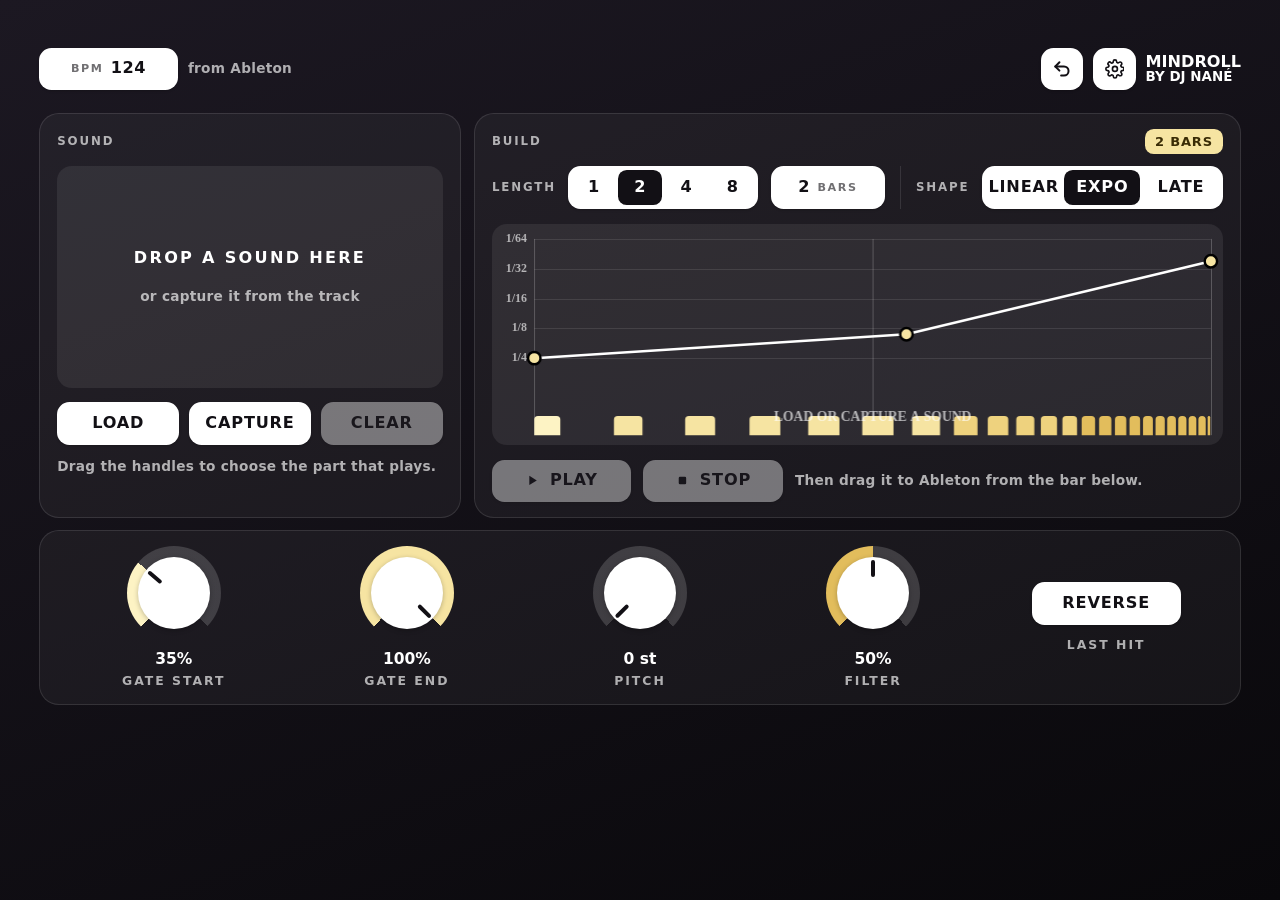
<file: ui/src.html>
<!DOCTYPE html>
<html lang="en">
<head>
<meta charset="utf-8">
<meta name="viewport" content="width=device-width,initial-scale=1">
<title>MINDROLL &#183; Dj Nan&#233;</title>
<style>
/*@@NUNITO@@*/
:root{--bg1:#1c1822;--bg2:#09080b;--pan:rgba(255,255,255,.045);--panb:rgba(255,255,255,.11);--w:#fff;--mu:rgba(255,255,255,.66);
 --btn:#fff;--btnt:#121015;--btnh:#e9e7ed;--on:#121015;--ont:#fff;--onb:rgba(255,255,255,.55);--cell:rgba(255,255,255,.075);
 --track:rgba(255,255,255,.16);--arc:#fff;--grid:rgba(255,255,255,.10);--grid2:rgba(255,255,255,.22);
 --h0:#fdf3c4;--h1:#f6e4a2;--h2:#eed27e;--h3:#e2bd5c;--wave:#f1d98a}
html.light{--bg1:#f6f5f8;--bg2:#e3e1e8;--pan:rgba(255,255,255,.72);--panb:rgba(18,16,21,.1);--w:#121015;--mu:rgba(18,16,21,.6);
 --btn:#121015;--btnt:#fff;--btnh:#2c2833;--on:#fff;--ont:#121015;--onb:rgba(18,16,21,.5);--cell:rgba(18,16,21,.07);
 --track:rgba(18,16,21,.14);--arc:#121015;--grid:rgba(18,16,21,.09);--grid2:rgba(18,16,21,.2);
 --h0:#ecd88f;--h1:#e3c66e;--h2:#d6b255;--h3:#c49b3c;--wave:#c9a645}
*{box-sizing:border-box}
html,body{height:100%}
body{margin:0;background:linear-gradient(160deg,var(--bg1),var(--bg2));background-attachment:fixed;color:var(--w);font:13px/1.4 Nunito,-apple-system,BlinkMacSystemFont,system-ui,sans-serif;overflow:hidden;user-select:none;-webkit-user-select:none}
.stage{position:absolute;left:19px;top:19px;right:19px;bottom:19px;overflow:hidden;z-index:1}
.wrap{width:1000px;padding:14px 16px 8px;display:flex;flex-direction:column}
button{font:inherit;font-weight:800;color:var(--btnt);background:var(--btn);border:0;border-radius:10px;padding:0 12px;height:34px;cursor:pointer;box-shadow:0 1px 2px rgba(0,0,0,.18);transition:transform .14s ease,box-shadow .14s ease,background .14s ease;letter-spacing:.05em;white-space:nowrap}
button:hover{transform:translateY(-1px) scale(1.03);background:var(--btnh);color:var(--btnt)}
button:active{transform:none}
button:disabled{opacity:.4;cursor:default;transform:none}
button svg{width:15px;height:15px;display:block}
.tg.on,.tg.on:hover{background:var(--on);color:var(--ont);box-shadow:inset 0 0 0 1.5px var(--onb)}
header{position:relative;display:flex;align-items:center;justify-content:space-between;margin-bottom:10px;height:52px}
.hl,.hr{display:flex;align-items:center;gap:8px;min-width:0}
.logo{line-height:1;pointer-events:none}
.logo b{display:block;font-weight:900}
.logo small{display:block;font-weight:700}
.ico{width:34px;padding:0;display:flex;align-items:center;justify-content:center}
.ico svg{width:16px;height:16px}
.val{width:112px;height:34px;border-radius:10px;background:var(--btn);color:var(--btnt);display:flex;align-items:center;justify-content:center;font-weight:900;box-shadow:0 1px 2px rgba(0,0,0,.18);font-variant-numeric:tabular-nums;letter-spacing:.03em;touch-action:none;flex:none}
.val.drag{cursor:ns-resize}
.val small{font-size:9px;letter-spacing:.14em;margin-right:6px;opacity:.6;font-weight:900}
.val.lenv{width:92px;cursor:ns-resize}.val.lenv small{margin:0 0 0 6px}
.hint{font-size:11px;color:var(--mu);font-weight:700;letter-spacing:.02em}
/* paneles */
.main{display:flex;gap:10px;margin-bottom:10px}
.panel{background:var(--pan);border:1px solid var(--panb);border-radius:16px;padding:12px 14px}
.ptitle{font-size:9.5px;letter-spacing:.16em;color:var(--mu);text-transform:uppercase;font-weight:800;margin-bottom:10px;display:flex;gap:8px;align-items:center;white-space:nowrap;height:20px}
.sp{flex:1}
.chip{display:inline-flex;align-items:center;height:20px;padding:0 8px;border-radius:7px;font-size:10.5px;font-weight:900;letter-spacing:.06em;color:#3a2c06;background:var(--h1);text-transform:none;max-width:210px;overflow:hidden;text-overflow:ellipsis}
.lbl{font-size:9.5px;letter-spacing:.16em;color:var(--mu);font-weight:800}
/* source */
.srcp{width:340px;flex:none;display:flex;flex-direction:column}
.wave{position:relative;height:178px;border-radius:12px;background:var(--cell);overflow:hidden}
.wave canvas{position:absolute;inset:0;width:100%;height:100%;touch-action:none}
.wave canvas.ew{cursor:ew-resize}.wave canvas.mv{cursor:grab}
.empty{position:absolute;inset:0;display:flex;flex-direction:column;align-items:center;justify-content:center;gap:4px;text-align:center;pointer-events:none}
.empty b{font-weight:900;font-size:13px;letter-spacing:.14em}
.wave.over{box-shadow:inset 0 0 0 2px var(--h2)}
.btns3{display:grid;grid-template-columns:repeat(3,1fr);gap:8px;margin-top:12px}
.btns3 button{width:100%}
.cap.wait,.cap.rec{background:var(--on)!important;color:var(--ont)!important}
.cap.wait{animation:blink .5s ease-in-out infinite alternate}
.cap.rec{box-shadow:inset 0 0 0 2px #e7a1a1!important}
@keyframes blink{from{opacity:1}to{opacity:.55}}
.srcp .hint{margin-top:10px;min-height:16px}
/* build */
.bldp{flex:1;min-width:0;display:flex;flex-direction:column}
.row{display:flex;align-items:center;gap:10px}
.seg{display:inline-flex;background:var(--btn);border-radius:10px;overflow:hidden;box-shadow:0 1px 2px rgba(0,0,0,.18);height:34px;padding:3px;gap:2px}
.seg button{border-radius:7px;box-shadow:none!important;height:28px;padding:0;background:transparent;color:var(--btnt);width:38px}
.seg button:hover{transform:none;background:var(--btnh);color:var(--btnt)}
.seg button.on,.seg button.on:hover{background:var(--on);color:var(--ont)}
.seg.wide button{width:66px}
.vsep{width:1px;align-self:stretch;background:var(--panb);margin:0 2px}
.lane{position:relative;height:178px;border-radius:12px;background:var(--cell);margin-top:12px;overflow:hidden}
.lane canvas{position:absolute;inset:0;width:100%;height:100%;cursor:crosshair;touch-action:none}
.lane canvas.grab{cursor:grab}.lane canvas.grabbing{cursor:grabbing}
.bldp .row.end{margin-top:12px}
.tr{width:112px;display:flex;align-items:center;justify-content:center;gap:8px}
.tr svg{width:12px;height:12px}
.tr.on,.tr.on:hover{background:var(--on)!important;color:var(--ont)!important}
/* knobs */
.knp .knobs{display:flex;align-items:center;justify-content:space-around}
.kn{display:flex;flex-direction:column;align-items:center;width:120px}
.dial{--p:.5;--a:0deg;width:76px;height:76px;border-radius:50%;position:relative;cursor:ns-resize;touch-action:none;transition:transform .14s ease;
 background:conic-gradient(from -135deg,var(--acc) calc(var(--p)*270deg),var(--track) calc(var(--p)*270deg) 270deg,transparent 270deg)}
.dial:hover{transform:scale(1.05)}
.dial::after{content:"";position:absolute;inset:9px;border-radius:50%;background:#fff;box-shadow:0 1px 4px rgba(0,0,0,.25)}
.dial .ind{position:absolute;left:50%;top:11px;width:3px;height:14px;margin-left:-1.5px;background:#121015;z-index:2;transform-origin:1.5px 27px;transform:rotate(var(--a));border-radius:2px}
.kv{font-size:12.5px;margin-top:7px;font-weight:900;font-variant-numeric:tabular-nums}
.kl{font-size:10px;color:var(--mu);letter-spacing:.16em;font-weight:900;margin-top:1px;white-space:nowrap}
.revb{width:120px}
/* toast / settings / tips */
#toast{position:fixed;left:50%;bottom:28px;transform:translateX(-50%);background:#fff;color:#121015;font-weight:800;padding:10px 16px;border-radius:12px;box-shadow:0 10px 30px rgba(0,0,0,.3);opacity:0;transition:opacity .25s;pointer-events:none;max-width:90vw;text-align:center;z-index:9500}
#toast.show{opacity:1}
.modal{position:fixed;inset:0;background:rgba(0,0,0,.45);display:none;align-items:center;justify-content:center;z-index:9400}
.modal.show{display:flex}
.card{background:#fff;color:#121015;border-radius:18px;width:500px;padding:20px 22px;box-shadow:0 20px 50px rgba(0,0,0,.35);animation:pop .18s ease;max-height:92vh;overflow:auto}
@keyframes pop{from{transform:scale(.95);opacity:0}to{transform:none;opacity:1}}
.card h2{margin:0 0 14px;font-size:16px;font-weight:900;display:flex;align-items:center;letter-spacing:.04em}
.card h3{margin:0 0 8px;font-size:10px;letter-spacing:.16em;color:#55505e;font-weight:900}
.card .close{margin-left:auto;width:30px;height:30px;padding:0;background:#efeef1;color:#121015;display:flex;align-items:center;justify-content:center}
.seti{display:flex;align-items:center;gap:12px;margin-bottom:16px}
.card .seg{background:#efeef1}
.card .seg button{color:#121015;width:96px}
.card .seg button:hover{background:#e2e0e6;color:#121015}
.card .seg button.on,.card .seg button.on:hover{background:#121015;color:#fff}
.info{background:#f4f3f5;border-radius:12px;padding:12px 14px;line-height:1.7;font-weight:700;font-size:12px;margin-bottom:16px}
.info span{color:#55505e;font-weight:600}
.tip{position:fixed;z-index:9600;pointer-events:none;background:#fff;color:#121015;font-size:11px;font-weight:700;padding:5px 9px;border-radius:8px;box-shadow:0 4px 14px rgba(0,0,0,.35);max-width:250px;opacity:0;transition:opacity .12s ease;white-space:normal;line-height:1.3}
.tip.show{opacity:1}

/*@@SKIN@@*/
/* MINDROLL: la barra de arrastre (nativa) va debajo, dentro del mismo marco */
body::after{border-bottom:0}
.seg button,.card .close,.card .seg{box-shadow:none!important}
</style>
</head>
<body>
<div class="stage" id="stage"><div class="wrap" id="wrap">
<header>
 <div class="hl">
  <div class="val" id="bpmv" data-tip="Tempo of the build. It follows Ableton; in the standalone app drag it up and down"><small>BPM</small><span id="bpmt">124</span></div>
  <span class="hint" id="bpmh">from Ableton</span>
 </div>
 <div class="hr">
  <button class="ico" id="undo" data-tip="Undo (Cmd+Z)"><svg viewBox="0 0 24 24" fill="none" stroke="currentColor" stroke-width="2.4" stroke-linecap="round" stroke-linejoin="round"><path d="M9 14L4 9l5-5"/><path d="M4 9h10.5a5.5 5.5 0 0 1 0 11H11"/></svg></button>
  <button class="ico" id="gear" data-tip="Settings"><svg viewBox="0 0 24 24" fill="none" stroke="currentColor" stroke-width="2" stroke-linecap="round" stroke-linejoin="round"><circle cx="12" cy="12" r="3"/><path d="M19.4 15a1.65 1.65 0 0 0 .33 1.82l.06.06a2 2 0 1 1-2.83 2.83l-.06-.06a1.65 1.65 0 0 0-1.82-.33 1.65 1.65 0 0 0-1 1.51V21a2 2 0 1 1-4 0v-.09A1.65 1.65 0 0 0 9 19.4a1.65 1.65 0 0 0-1.82.33l-.06.06a2 2 0 1 1-2.83-2.83l.06-.06A1.65 1.65 0 0 0 4.68 15a1.65 1.65 0 0 0-1.51-1H3a2 2 0 1 1 0-4h.09A1.65 1.65 0 0 0 4.6 9a1.65 1.65 0 0 0-.33-1.82l-.06-.06a2 2 0 1 1 2.83-2.83l.06.06A1.65 1.65 0 0 0 9 4.68a1.65 1.65 0 0 0 1-1.51V3a2 2 0 1 1 4 0v.09a1.65 1.65 0 0 0 1 1.51 1.65 1.65 0 0 0 1.82-.33l.06-.06a2 2 0 1 1 2.83 2.83l-.06.06A1.65 1.65 0 0 0 19.4 9a1.65 1.65 0 0 0 1.51 1H21a2 2 0 1 1 0 4h-.09a1.65 1.65 0 0 0-1.51 1z"/></svg></button>
  <div class="logo"><b>MINDROLL</b><small>BY DJ NAN&#201;</small></div>
 </div>
</header>

<div class="main">
 <div class="panel srcp">
  <div class="ptitle">Sound<div class="sp"></div><span class="chip" id="sname" style="display:none"></span></div>
  <div class="wave" id="wave" data-tip="Your sound. Drag the two handles to choose the part that plays (closer = shorter), drag in the middle to move it, double-click to use it all. Drop a file here"><canvas id="wcv"></canvas>
   <div class="empty" id="empty"><b>DROP A SOUND HERE</b><span class="hint">or capture it from the track</span></div></div>
  <div class="btns3">
   <button id="load" data-tip="Load a sound: a one-shot, a vocal, anything">LOAD</button>
   <button class="cap" id="cap" data-tip="CAPTURE: grabs a sound from the track the plugin is on. Press it, play the song and it records the next beat">CAPTURE</button>
   <button id="clear" data-tip="Remove the sound">CLEAR</button>
  </div>
  <div class="hint" id="shint">Drag the handles to choose the part that plays.</div>
 </div>
 <div class="panel bldp">
  <div class="ptitle">Build<div class="sp"></div><span class="chip" id="binfo">2 BARS</span></div>
  <div class="row">
   <span class="lbl">LENGTH</span><div class="seg" id="bars"></div><div class="val lenv" id="lenv" data-tip="Any length from 1 to 32 bars: drag up and down or use the wheel. Double-click = 2"><span id="lent">2</span><small>BARS</small></div>
   <div class="vsep"></div>
   <span class="lbl">SHAPE</span><div class="seg wide" id="shape"></div>
  </div>
  <div class="lane" id="lane" data-tip="The line is the speed of the roll: drag the points, click the line to add one, double-click a point to remove it. The blocks below are the hits"><canvas id="lcv"></canvas></div>
  <div class="row end">
   <button class="tr" id="play" data-tip="PLAY / PAUSE the build on this track"><svg viewBox="0 0 24 24" fill="currentColor"><path d="M7 4.5v15l12-7.5z"/></svg><span>PLAY</span></button>
   <button class="tr" id="stop" data-tip="STOP: back to the start"><svg viewBox="0 0 24 24" fill="currentColor"><rect x="6" y="6" width="12" height="12" rx="2"/></svg><span>STOP</span></button>
   <span class="hint" id="phint">Then drag it to Ableton from the bar below.</span>
  </div>
 </div>
</div>

<div class="panel knp">
 <div class="knobs" id="knobs"></div>
</div>
</div></div>

<div id="modal" class="modal"><div class="card">
 <h2>Settings<button class="close" id="mclose"><svg viewBox="0 0 24 24" fill="none" stroke="currentColor" stroke-width="2.5" stroke-linecap="round" width="14" height="14"><path d="M6 6l12 12M18 6L6 18"/></svg></button></h2>
 <h3>APPEARANCE</h3>
 <div class="seti"><div class="seg" id="theme"></div></div>
 <h3>HOW TO USE</h3>
 <div class="info"><b>1. Put it on a track</b><br><span>Usually the vocal. The track goes through untouched.</span><br>
  <b>2. Get the sound</b><br><span>Drop a one-shot or a vocal slice, or press CAPTURE and play the song: it records the next beat of the track. Drag the two handles on the waveform to choose the part that plays.</span><br>
  <b>3. Draw the speed</b><br><span>The line sets how fast the slice repeats, from 1/2 up to 1/64. It is not locked to the grid: the roll drifts off the beat as it speeds up. Drag the points, click the line to add one, double-click to remove it. LINEAR, EXPO and LATE are starting shapes.</span><br>
  <b>4. Shape the sound</b><br><span>LENGTH from 1 to 32 bars. GATE START and END set how much of the slice plays on each hit. PITCH and FILTER rise to the drop. REVERSE turns the last hit around.</span><br>
  <b>5. Listen and drag</b><br><span>PLAY / PAUSE (or the space bar) and STOP. Drag the bar at the bottom into Ableton and put the clip right before the drop.</span></div>
 <h3>INFO</h3>
 <div class="info">MINDROLL<br><span>Series</span> Mind Series<br><span>Version</span> <b id="ver"></b><br><span>Created by</span> Dj Nan&#233;</div>
</div></div>
<div id="toast"></div>
<div class="tip" id="tip"></div>

<script>
"use strict";
const VERSION='0.3.0';
const BARS=[1,2,4,8];
// Formas de partida de la línea (mismas que en el plugin): [x 0..1, y 0..1]. y: 0 = 1/2 ... 1 = 1/64
const SHAPES=[['LINEAR',[[0,.2],[1,.8]],'Steady acceleration from 1/4 to 1/32'],
 ['EXPO',[[0,.2],[.55,.36],[1,.85]],'Slow at first, faster and faster'],
 ['LATE',[[0,.2],[.7,.24],[.9,.55],[1,.85]],'Holds 1/4 almost all the way, rolls at the very end']];
const RATES=[[.2,'1/4'],[.4,'1/8'],[.6,'1/16'],[.8,'1/32'],[1,'1/64']];
const J=()=>window.__JUCE__&&window.__JUCE__.backend;
const PLUGIN=!!J();
function emit(ev,obj){try{if(J())J().emitEvent(ev,obj||{})}catch(e){}}
function on(ev,fn){try{if(J())J().addEventListener(ev,fn)}catch(e){}}
const $=q=>document.querySelector(q);
function el(t,c,h){const e=document.createElement(t);if(c)e.className=c;if(h!=null)e.innerHTML=h;return e}
const clamp=(v,a,b)=>Math.max(a,Math.min(b,v));
let toastT=null;function toast(m){const t=$('#toast');t.textContent=m;t.classList.add('show');clearTimeout(toastT);toastT=setTimeout(()=>t.classList.remove('show'),2600)}

// ================= estado (el plugin manda; aquí hay una copia) =================
const P={len:2,sstart:0,send:1,gate0:.35,gate1:1,pitch:0,filter:.5,reverse:0,sbpm:124};
let LINE=SHAPES[1][1].map(p=>p.slice());
let SRC={loaded:false}, PLAN={total:8,hits:[]}, settings={theme:'dark',standalone:false};
let cap=0, play=0, pos=0, bpm=124, dragging=null, lineDrag=false, Z=1;

function set(id,v){P[id]=v;emit('moSet',{id,v});if(!PLUGIN&&id!=='sstart'&&id!=='send')demoPlan()}
function gesture(id,begin){emit('moGesture',{id,begin})}
function setG(id,v){gesture(id,true);set(id,v);gesture(id,false)}
function sendLine(){emit('moLine',{pts:LINE.map(p=>[+p[0].toFixed(4),+p[1].toFixed(4)])});if(!PLUGIN)demoPlan()}

// ================= deshacer =================
const undoS=[],redoS=[];
function snap(){return JSON.stringify({P,L:LINE})}
function pushUndo(){const s=snap();if(undoS[undoS.length-1]!==s){undoS.push(s);if(undoS.length>100)undoS.shift()}redoS.length=0}
function restore(s){const o=JSON.parse(s);for(const k in o.P)if(o.P[k]!==P[k])setG(k,o.P[k]);if(JSON.stringify(o.L)!==JSON.stringify(LINE)){LINE=o.L;sendLine()}paint()}
function undo(){if(!undoS.length){toast('Nothing to undo');return}redoS.push(snap());restore(undoS.pop())}
function redo(){if(!redoS.length)return;undoS.push(snap());restore(redoS.pop())}
$('#undo').onclick=undo;
document.addEventListener('keydown',e=>{if((e.metaKey||e.ctrlKey)&&e.key.toLowerCase()==='z'){e.preventDefault();e.shiftKey?redo():undo();return}
 if((e.code==='Space'||e.key===' ')&&!e.repeat&&!e.metaKey&&!e.ctrlKey&&!e.altKey){e.preventDefault();if(SRC.loaded)$('#play').click()}});
// que un botón pulsado no se quede con el foco (si no, el espacio lo volvería a pulsar)
document.addEventListener('mouseup',()=>{const a=document.activeElement;if(a&&a.tagName==='BUTTON')a.blur()});

// ================= arrastres =================
function dragVal(elm,id,opt){
 let down=false,y0=0,v0=0;
 elm.addEventListener('pointerdown',e=>{if(opt.ok&&!opt.ok())return;down=true;y0=e.clientY;v0=P[id];elm.setPointerCapture(e.pointerId);pushUndo();gesture(id,true);dragging=id});
 elm.addEventListener('pointermove',e=>{if(!down)return;const d=(y0-e.clientY)/(opt.px*Z*(e.shiftKey?4:1));const v=opt.snap(clamp(v0+d*(opt.max-opt.min),opt.min,opt.max));if(v!==P[id]){set(id,v);paint()}});
 const up=()=>{if(!down)return;down=false;dragging=null;gesture(id,false)};
 elm.addEventListener('pointerup',up);elm.addEventListener('pointercancel',up);
 elm.addEventListener('dblclick',()=>{if(opt.ok&&!opt.ok())return;pushUndo();setG(id,opt.def);paint()});
 elm.addEventListener('wheel',e=>{if(opt.ok&&!opt.ok())return;e.preventDefault();pushUndo();const v=opt.snap(clamp(P[id]+(e.deltaY<0?opt.wheel:-opt.wheel),opt.min,opt.max));setG(id,v);paint()},{passive:false});
}
const r2=v=>Math.round(v*100)/100;
dragVal($('#lenv'),'len',{min:1,max:32,px:260,def:2,snap:v=>Math.round(v),wheel:1});
dragVal($('#bpmv'),'sbpm',{min:60,max:200,px:400,def:124,snap:v=>Math.round(v),wheel:1,ok:()=>settings.standalone});

// ================= knobs =================
const pct=v=>Math.round(v*100)+'%';
const KN=[
 {id:'gate0',l:'GATE START',min:.05,max:1,def:.35,snap:r2,wheel:.05,fmt:pct,acc:'var(--h0)',tip:'How much of the slice plays on each hit at the start. Short = choppy'},
 {id:'gate1',l:'GATE END',min:.05,max:1,def:1,snap:r2,wheel:.05,fmt:pct,acc:'var(--h1)',tip:'How much plays on each hit right before the drop. The slice grows from START to END'},
 {id:'pitch',l:'PITCH',min:0,max:12,def:0,snap:Math.round,wheel:1,fmt:v=>(v>0?'+':'')+v+' st',acc:'var(--h2)',tip:'How far the vocal climbs by the drop, in semitones. It rises mostly at the end'},
 {id:'filter',l:'FILTER',min:0,max:1,def:.5,snap:r2,wheel:.05,fmt:pct,acc:'var(--h3)',tip:'Low pass that opens up to the drop. 0 % = no filter, 100 % = starts very dark'}];
const kns=[];
KN.forEach(k=>{
 const w=el('div','kn'),dial=el('div','dial','<div class="ind"></div>'),kv=el('div','kv'),kl=el('div','kl',k.l);
 dial.id='k_'+k.id;dial.style.setProperty('--acc',k.acc);dial.dataset.tip=k.tip+'. Double-click to reset';w.append(dial,kv,kl);$('#knobs').appendChild(w);
 dragVal(dial,k.id,{min:k.min,max:k.max,px:160,def:k.def,snap:k.snap,wheel:k.wheel});
 kns.push({k,dial,kv});
});
const rw=el('div','kn');const rb=el('button','tg revb','REVERSE');rb.id='rev';rb.dataset.tip='REVERSE: the last hit plays backwards and swells into the drop';
rw.append(rb,el('div','kl','LAST HIT'));rw.lastChild.style.marginTop='9px';$('#knobs').appendChild(rw);
rb.onclick=()=>{pushUndo();setG('reverse',P.reverse?0:1);paint()};

// ================= segmentos =================
function seg(sel,items,get,setf){const c=$(sel);c.innerHTML='';items.forEach(([v,l,tip])=>{const b=el('button',get()===v?'on':'',l);if(tip)b.dataset.tip=tip;b.onclick=()=>setf(v);c.appendChild(b)})}
function shapeIdx(){const s=JSON.stringify(LINE.map(p=>[+p[0].toFixed(3),+p[1].toFixed(3)]));return SHAPES.findIndex(x=>JSON.stringify(x[1])===s)}

// ================= vocal y transporte =================
$('#load').onclick=()=>{emit('moBrowse');if(!PLUGIN)demoSource()};
$('#cap').onclick=()=>{emit('moCapture');if(!PLUGIN){cap=cap?0:1;paintCap()}};
$('#play').onclick=()=>{emit('moPlay');if(!PLUGIN){play=play===1?2:1;paintPlay()}};
$('#stop').onclick=()=>{emit('moStop');if(!PLUGIN){play=0;pos=0;paintPlay();paintLane()}};
$('#clear').onclick=()=>{emit('moClear');if(!PLUGIN){SRC={loaded:false};paintSource();paint()}};
const wv=$('#wave');
['dragenter','dragover'].forEach(t=>document.addEventListener(t,e=>{e.preventDefault();wv.classList.add('over')}));
['dragleave','drop'].forEach(t=>document.addEventListener(t,e=>{e.preventDefault();if(t==='drop'||e.target===document.documentElement)wv.classList.remove('over')}));
document.addEventListener('drop',e=>{wv.classList.remove('over');const f=e.dataTransfer&&e.dataTransfer.files&&e.dataTransfer.files[0];if(!f)return;
 if(f.size>40*1024*1024){toast('That file is too big');return}
 const rd=new FileReader();rd.onload=()=>{const s=String(rd.result);emit('moLoad',{name:f.name,data:s.slice(s.indexOf(',')+1)});if(!PLUGIN)demoSource(f.name)};rd.readAsDataURL(f)});

// ================= dibujo nítido: el lienzo va a la resolución real de la pantalla =================
function canvas(cv){const w=cv.clientWidth,h=cv.clientHeight,k=Z*(window.devicePixelRatio||1);
 const W=Math.max(1,Math.round(w*k)),H=Math.max(1,Math.round(h*k));if(cv.width!==W||cv.height!==H){cv.width=W;cv.height=H}
 const c=cv.getContext('2d');c.setTransform(1,0,0,1,0,0);c.clearRect(0,0,W,H);c.setTransform(k,0,0,k,0,0);return {c,w,h,px:1/k}}
const css=n=>getComputedStyle(document.documentElement).getPropertyValue(n).trim();
const snapPx=(v,px)=>Math.round(v/px)*px;

function paintSource(){
 $('#empty').style.display=SRC.loaded?'none':'flex';
 const n=$('#sname');n.style.display=SRC.loaded?'inline-flex':'none';n.textContent=SRC.loaded?SRC.name:'';
 $('#clear').disabled=!SRC.loaded;
 const {c,w,h,px}=canvas($('#wcv'));if(!SRC.loaded||!SRC.wave)return;
 const W=SRC.wave,mid=h/2,X0=8,WW=w-16,bw=WW/W.length,a=Math.min(P.sstart,P.send),b=Math.max(P.sstart,P.send);
 const use=clamp(PLAN.use==null?1:PLAN.use,0,1),ue=a+(b-a)*use;
 // fuera del trozo elegido: apagado
 c.fillStyle=css('--grid');c.fillRect(X0,6,WW*a,h-12);c.fillRect(X0+WW*b,6,WW*(1-b),h-12);
 c.fillStyle=css('--wave');
 for(let i=0;i<W.length;i++){const f=(i+.5)/W.length,x=X0+i*bw,amp=Math.max(px,W[i]*(h*.4));
  c.globalAlpha=f<a||f>b?.18:f<=ue?1:.45;c.fillRect(snapPx(x,px),snapPx(mid-amp,px),Math.max(px,snapPx(bw*.6,px)),snapPx(amp*2,px))}
 c.globalAlpha=1;
 // tiradores
 [a,b].forEach((v,i)=>{const x=snapPx(X0+WW*v,px),hx=i?x-12:x;c.fillStyle=css('--w');c.fillRect(x-1,6,2,h-12);
  c.beginPath();c.moveTo(hx+4,6);c.lineTo(hx+8,6);c.quadraticCurveTo(hx+12,6,hx+12,10);c.lineTo(hx+12,18);c.quadraticCurveTo(hx+12,22,hx+8,22);c.lineTo(hx+4,22);c.quadraticCurveTo(hx,22,hx,18);c.lineTo(hx,10);c.quadraticCurveTo(hx,6,hx+4,6);
  c.fillStyle=css('--h1');c.fill();c.lineWidth=1.5;c.strokeStyle='#000';c.stroke()});
}
// tiradores de la onda: elegir a mano qué parte del sonido suena
(function(){const cv=$('#wcv');let mode=null,x0=0,a0=0,b0=0;
 const pos=e=>{const r=cv.getBoundingClientRect();return clamp(((e.clientX-r.left)/r.width*cv.clientWidth-8)/(cv.clientWidth-16),0,1)};
 const near=e=>{if(!SRC.loaded)return null;const f=pos(e),tol=10/(cv.clientWidth-16);
  if(Math.abs(f-P.sstart)<tol)return 'a';if(Math.abs(f-P.send)<tol)return 'b';if(f>P.sstart&&f<P.send)return 'm';return null};
 cv.addEventListener('pointermove',e=>{if(!mode){const m=near(e);cv.classList.toggle('ew',m==='a'||m==='b');cv.classList.toggle('mv',m==='m');return}
  const f=pos(e),gap=.02;
  if(mode==='a')set('sstart',+clamp(f,0,P.send-gap).toFixed(3));
  else if(mode==='b')set('send',+clamp(f,P.sstart+gap,1).toFixed(3));
  else{const d=clamp(f-x0,-a0,1-b0);set('sstart',+(a0+d).toFixed(3));set('send',+(b0+d).toFixed(3))}
  paintSource()});
 cv.addEventListener('pointerdown',e=>{const m=near(e);if(!m)return;mode=m;x0=pos(e);a0=P.sstart;b0=P.send;pushUndo();gesture('sstart',true);gesture('send',true);dragging=m==='b'?'send':'sstart';cv.setPointerCapture(e.pointerId)});
 const up=()=>{if(!mode)return;mode=null;dragging=null;gesture('sstart',false);gesture('send',false)};
 cv.addEventListener('pointerup',up);cv.addEventListener('pointercancel',up);
 cv.addEventListener('dblclick',()=>{if(!SRC.loaded)return;pushUndo();setG('sstart',0);setG('send',1);paintSource()});
})();

// geometría de la línea: área de la curva arriba, golpes en la franja de abajo
function geo(w,h){const T=PLAN.total||4*P.len,rv=(PLAN.hits||[]).find(x=>x[4]),end=rv?rv[0]:T;
 const L=34,R=10,top=12,cb=h-46,hs=h-36,he=h-8,W=w-L-R;
 return {T,end,L,R,top,cb,hs,he,W,X:b=>L+W*b/T,LX:x=>L+W*x*end/T,LY:y=>top+(cb-top)*(1-y)}}
const hitCol=r=>r<=1.05?css('--h0'):r<=2.1?css('--h1'):r<=4.2?css('--h2'):css('--h3');

function paintLane(){
 const cv=$('#lcv'),{c,w,h,px}=canvas(cv),g=geo(w,h),hits=PLAN.hits||[];
 c.font='800 9.5px Nunito';c.textBaseline='middle';c.textAlign='right';
 // velocidades de referencia
 RATES.forEach(([y,l])=>{const Y=snapPx(g.LY(y),px);c.fillStyle=css('--grid');c.fillRect(g.L,Y,g.W,px);c.fillStyle=css('--mu');c.fillText(l,g.L-6,Y)});
 // compases
 for(let b=0;b<=g.T;b+=4){c.fillStyle=css('--grid2');c.fillRect(snapPx(g.X(b),px),g.top,px,g.he-g.top)}
 // zona del reverse
 if(g.end<g.T){c.fillStyle=css('--grid');c.fillRect(g.X(g.end),g.top,g.X(g.T)-g.X(g.end),g.cb-g.top);c.fillStyle=css('--mu');c.textAlign='center';c.fillText('REV',(g.X(g.end)+g.X(g.T))/2,g.top+10)}
 // golpes
 hits.forEach(([b,len,gt,se,rev,rate])=>{const x=g.X(b),full=g.X(b+len)-x,ww=Math.max(px*2,full*gt-Math.min(1.5,full*.2)),hh=(g.he-g.hs)*(.55+.45*se/12),y=g.he-hh;
  if(rev){const gr=c.createLinearGradient(x,0,x+ww,0);gr.addColorStop(0,'rgba(0,0,0,0)');gr.addColorStop(1,css('--h3'));c.fillStyle=gr}else c.fillStyle=hitCol(rate);
  const r=Math.min(3,ww/2);c.beginPath();c.moveTo(x,g.he);c.lineTo(x,y+r);c.quadraticCurveTo(x,y,x+r,y);c.lineTo(x+ww-r,y);c.quadraticCurveTo(x+ww,y,x+ww,y+r);c.lineTo(x+ww,g.he);c.closePath();c.fill()});
 // la línea
 c.strokeStyle=css('--w');c.lineWidth=2;c.lineJoin='round';c.beginPath();LINE.forEach(([x,y],i)=>{const X=g.LX(x),Y=g.LY(y);i?c.lineTo(X,Y):c.moveTo(X,Y)});c.stroke();
 LINE.forEach(([x,y],i)=>{c.beginPath();c.arc(g.LX(x),g.LY(y),i===hover?6.5:5,0,Math.PI*2);c.fillStyle=css('--h1');c.fill();c.lineWidth=2;c.strokeStyle='#000';c.stroke()});
 if(!SRC.loaded){c.fillStyle=css('--mu');c.textAlign='center';c.font='800 11px Nunito';c.fillText('LOAD OR CAPTURE A SOUND',g.L+g.W/2,(g.hs+g.he)/2)}
 // cabezal
 if(play){const x=snapPx(g.X(pos*g.T),px);c.fillStyle=css('--w');c.fillRect(x,g.top-4,2,g.he-g.top+4)}
}

// edición de la línea: arrastrar puntos, clic en la línea añade, doble clic en un punto lo quita
let hover=-1,drag=-1;
const lcv=$('#lcv');
function lanePos(e){const r=lcv.getBoundingClientRect(),w=lcv.clientWidth,h=lcv.clientHeight;return [(e.clientX-r.left)/r.width*w,(e.clientY-r.top)/r.height*h,w,h]}
function nearest(lx,ly,g){let bi=-1,bd=12;LINE.forEach(([x,y],i)=>{const d=Math.hypot(g.LX(x)-lx,g.LY(y)-ly);if(d<bd){bd=d;bi=i}});return bi}
lcv.addEventListener('pointermove',e=>{const [lx,ly,w,h]=lanePos(e),g=geo(w,h);
 if(drag>=0){const n=LINE.length,first=drag===0,last=drag===n-1;
  let x=clamp((lx-g.L)/(g.W*g.end/g.T),0,1),y=clamp(1-(ly-g.top)/(g.cb-g.top),0,1);
  if(first)x=0;else if(last)x=1;else x=clamp(x,LINE[drag-1][0]+.01,LINE[drag+1][0]-.01);
  LINE[drag]=[x,y];sendLine();paintLane();paintShape();return}
 const hv=nearest(lx,ly,g);if(hv!==hover){hover=hv;paintLane()}lcv.classList.toggle('grab',hv>=0)});
lcv.addEventListener('pointerdown',e=>{const [lx,ly,w,h]=lanePos(e),g=geo(w,h);let i=nearest(lx,ly,g);
 if(i<0){if(ly>g.cb+4||lx<g.L||lx>g.LX(1)+4||LINE.length>=12)return;   // clic en la línea: punto nuevo
  const x=clamp((lx-g.L)/(g.W*g.end/g.T),.01,.99),y=clamp(1-(ly-g.top)/(g.cb-g.top),0,1);pushUndo();
  LINE.push([x,y]);LINE.sort((a,b)=>a[0]-b[0]);i=LINE.findIndex(p=>p[0]===x&&p[1]===y);sendLine()}
 else pushUndo();
 drag=hover=i;lineDrag=true;lcv.setPointerCapture(e.pointerId);lcv.classList.add('grabbing');paintLane()});
const lup=()=>{if(drag<0)return;drag=-1;lineDrag=false;lcv.classList.remove('grabbing');paintShape()};
lcv.addEventListener('pointerup',lup);lcv.addEventListener('pointercancel',lup);
lcv.addEventListener('pointerleave',()=>{if(drag<0&&hover>=0){hover=-1;paintLane()}});
lcv.addEventListener('dblclick',e=>{const [lx,ly,w,h]=lanePos(e),i=nearest(lx,ly,geo(w,h));
 if(i>0&&i<LINE.length-1){pushUndo();LINE.splice(i,1);hover=-1;sendLine();paintLane();paintShape()}});

function paintShape(){seg('#shape',SHAPES.map((s,i)=>[i,s[0],s[2]]),shapeIdx,v=>{pushUndo();LINE=SHAPES[v][1].map(p=>p.slice());sendLine();paint()})}
function paintCap(){const b=$('#cap');b.classList.toggle('wait',cap===1);b.classList.toggle('rec',cap===2);b.textContent=cap===1?'WAITING':cap===2?'RECORDING':'CAPTURE';
 $('#shint').textContent=cap===1?'Play the song: it records the next beat of this track. Press again to cancel.':cap===2?'Recording one beat of the track...':'Drag the handles to choose the part that plays.'}
function paintPlay(){const b=$('#play');b.classList.toggle('on',play===1);b.querySelector('span').textContent=play===1?'PAUSE':'PLAY';
 b.querySelector('svg').innerHTML=play===1?'<rect x="6" y="5" width="4" height="14" rx="1"/><rect x="14" y="5" width="4" height="14" rx="1"/>':'<path d="M7 4.5v15l12-7.5z"/>';
 b.disabled=!SRC.loaded;$('#stop').disabled=!SRC.loaded||play===0}

function paint(){
 seg('#bars',BARS.map(b=>[b,String(b)]),()=>P.len,v=>{pushUndo();setG('len',v);paint()});
 $('#lent').textContent=P.len;
 paintShape();
 kns.forEach(({k,dial,kv})=>{const p=(P[k.id]-k.min)/(k.max-k.min);dial.style.setProperty('--p',p);dial.style.setProperty('--a',(-135+270*p)+'deg');kv.textContent=k.fmt(P[k.id])});
 $('#rev').classList.toggle('on',!!P.reverse);
 const b=P.len,nh=(PLAN.hits||[]).length;
 $('#binfo').textContent=b+(b>1?' BARS':' BAR')+(nh&&SRC.loaded?' · '+nh+' HITS':'');
 const bp=settings.standalone?P.sbpm:bpm;$('#bpmt').textContent=Math.round(bp);
 $('#bpmv').classList.toggle('drag',!!settings.standalone);$('#bpmh').textContent=settings.standalone?'drag to change':'from Ableton';
 paintCap();paintPlay();paintLane();
}

// ================= settings =================
function paintSettings(){document.documentElement.classList.toggle('light',settings.theme==='light');
 seg('#theme',[['dark','DARK'],['light','LIGHT']],()=>settings.theme,v=>{settings.theme=v;paintSettings();paint();paintSource();emit('moSettings',{theme:v})})}
$('#gear').onclick=()=>$('#modal').classList.add('show');
$('#mclose').onclick=()=>$('#modal').classList.remove('show');
$('#modal').onclick=e=>{if(e.target.id==='modal')$('#modal').classList.remove('show')};
$('#ver').textContent=VERSION;

(function(){const tip=$('#tip');let t=null;
 document.addEventListener('mouseover',e=>{const x=e.target.closest('[data-tip]');clearTimeout(t);tip.classList.remove('show');if(!x||lineDrag)return;
  t=setTimeout(()=>{tip.textContent=x.dataset.tip;const r=x.getBoundingClientRect();tip.style.left=Math.min(innerWidth-260,Math.max(6,r.left))+'px';tip.style.top=Math.min(innerHeight-60,r.bottom+8)+'px';tip.classList.add('show')},700)});
 document.addEventListener('pointerdown',()=>{clearTimeout(t);tip.classList.remove('show')})})();

// ================= escala de la ventana: zoom (no transform), así el texto se dibuja nítido =================
function fit(){const w=$('#wrap');w.style.zoom=1;w.style.width='1000px';
 const nat=w.scrollHeight,s=Math.min((innerWidth-38)/1000,(innerHeight-38)/nat);
 Z=Math.abs(s-1)<.004?1:s;w.style.zoom=Z;w.style.width=((innerWidth-38)/Z)+'px';paintLane();paintSource()}
addEventListener('resize',fit);
if(window.matchMedia)matchMedia('(resolution: 2dppx)').addEventListener&&matchMedia('(resolution: 2dppx)').addEventListener('change',fit);

// ================= puente con el plugin =================
on('moSettings',v=>{if(!v)return;Object.assign(settings,v);paintSettings();paint()});
on('moState',v=>{if(!v)return;
 if(v.p){for(const k in v.p){if(k===dragging||(dragging==='sstart'&&k==='send'))continue;const x=v.p[k];P[k]=typeof x==='boolean'?+x:x}
  ['len','pitch'].forEach(k=>P[k]=Math.round(P[k]));P.reverse=P.reverse>.5?1:0;paint()}
 let ch=false;
 if('cap' in v&&v.cap!==cap){cap=v.cap;ch=true}
 if('prev' in v&&v.prev!==play){play=v.prev;ch=true}
 if('bpm' in v&&v.bpm!==bpm){bpm=v.bpm;ch=true}
 if('pos' in v&&(v.pos!==pos||play)){pos=v.pos;if(!ch)paintLane()}
 if(ch)paint()});
on('moSource',v=>{if(!v)return;SRC=v;paintSource();paint()});
on('moPlan',v=>{if(!v)return;PLAN=v;if(v.line&&!lineDrag)LINE=v.line.map(p=>[+p[0],+p[1]]);paintSource();paint()});
on('moToast',v=>{if(v&&v.msg)toast(v.msg)});

// ================= modo navegador (sin plugin): mismo cálculo que el plugin para ver la interfaz =================
function lineY(x){if(x<=LINE[0][0])return LINE[0][1];for(let i=1;i<LINE.length;i++)if(x<=LINE[i][0]){const [x0,y0]=LINE[i-1],[x1,y1]=LINE[i];return y0+(y1-y0)*(x1>x0?(x-x0)/(x1-x0):1)}return LINE[LINE.length-1][1]}
function demoPlan(){if(PLUGIN)return;const T=4*P.len,rl=P.reverse?(T>=16?1:.5):0,E=T-rl,hpb=y=>.5*Math.pow(32,y);
 const st=[0];let ph=0;const dt=1/256;for(let t=0;t<E-1e-9;t+=dt){const r=hpb(lineY((t+dt/2)/E)),n=ph+r*dt;if(n>=1){const at=t+dt*(1-ph)/(r*dt);if(at<E-1e-6)st.push(at);ph=n-1}else ph=n}
 const hs=st.map((b,i)=>{const p=b/T;return [b,(i+1<st.length?st[i+1]:E)-b,P.gate0+(P.gate1-P.gate0)*p,P.pitch*p*p,0,hpb(lineY(b/E))]});
 if(rl)hs.push([E,rl,1,P.pitch,1,8]);PLAN={total:T,hits:hs,use:Math.min(1,.6/Math.max(.05,P.send-P.sstart))};paintSource();paint()}
function demoSource(n){SRC={loaded:true,name:(n||'vocal_chop').replace(/\.[^.]+$/,''),dur:.8,wave:Array.from({length:240},(_,i)=>{const t=i/240;return Math.min(1,t*40)*Math.exp(-t*2.2)*(.55+.45*Math.abs(Math.sin(i*.9)))})};paintSource();paint()}

paintSettings();paint();
requestAnimationFrame(fit);
if(document.fonts&&document.fonts.ready)document.fonts.ready.then(()=>{paintLane();paintSource()});   // la línea se redibuja con Nunito en cuanto carga la fuente
if(PLUGIN)emit('moReady');
else{demoPlan();if(location.hash==='#demo'){demoSource();P.pitch=7;P.reverse=1;demoPlan()}}

// ===== MIND SKIN: brillo del knob al tocarlo (dura 3 s tras soltarlo) =====
(function(){const T=new WeakMap();let cur=null;
const g=d=>{d.classList.add('glow');clearTimeout(T.get(d));T.set(d,setTimeout(()=>d.classList.remove('glow'),3000))};
const dial=e=>e.target&&e.target.closest?e.target.closest('.dial'):null;
addEventListener('pointerdown',e=>{const d=dial(e);if(d){cur=d;g(d)}},true);
addEventListener('pointermove',()=>{if(cur)g(cur)},true);
addEventListener('pointerup',()=>{if(cur)g(cur);cur=null},true);
addEventListener('wheel',e=>{const d=dial(e);if(d)g(d)},{capture:true,passive:true});})();
</script>
</body>
</html>
</file>
